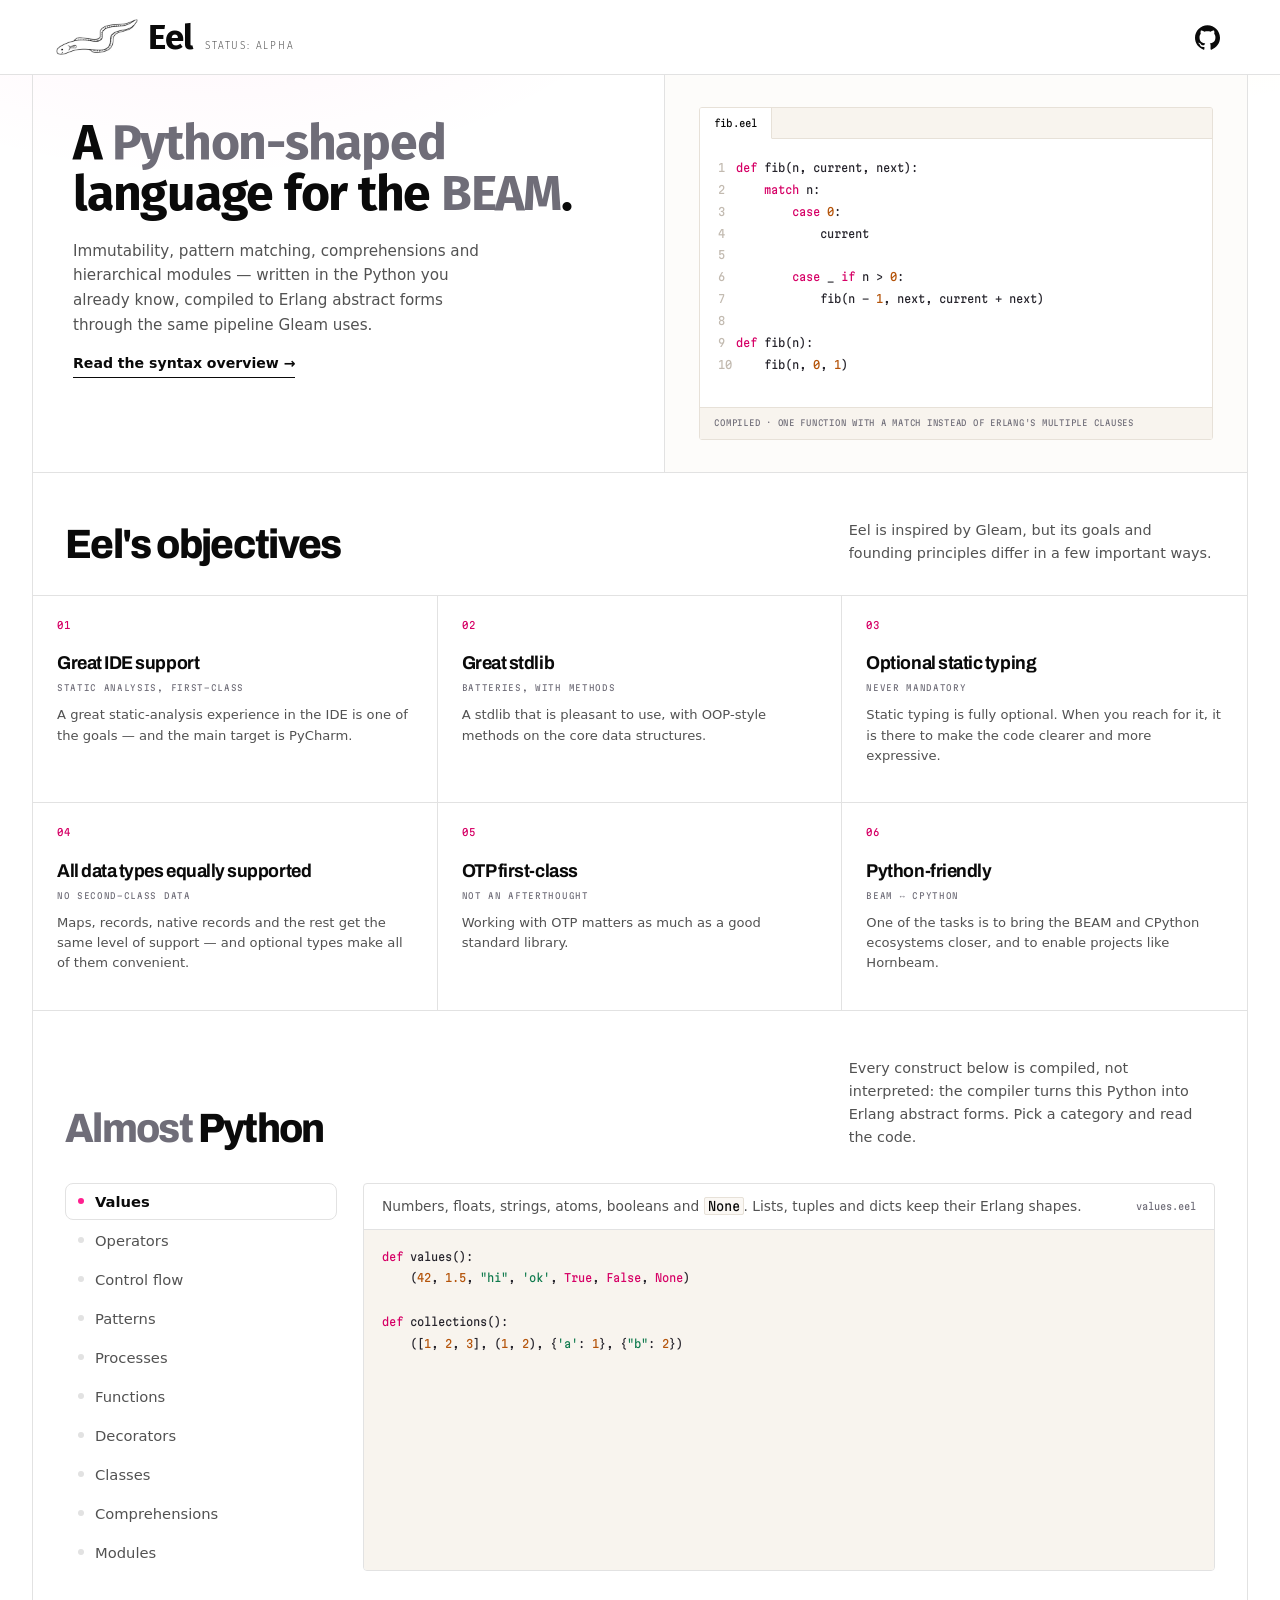
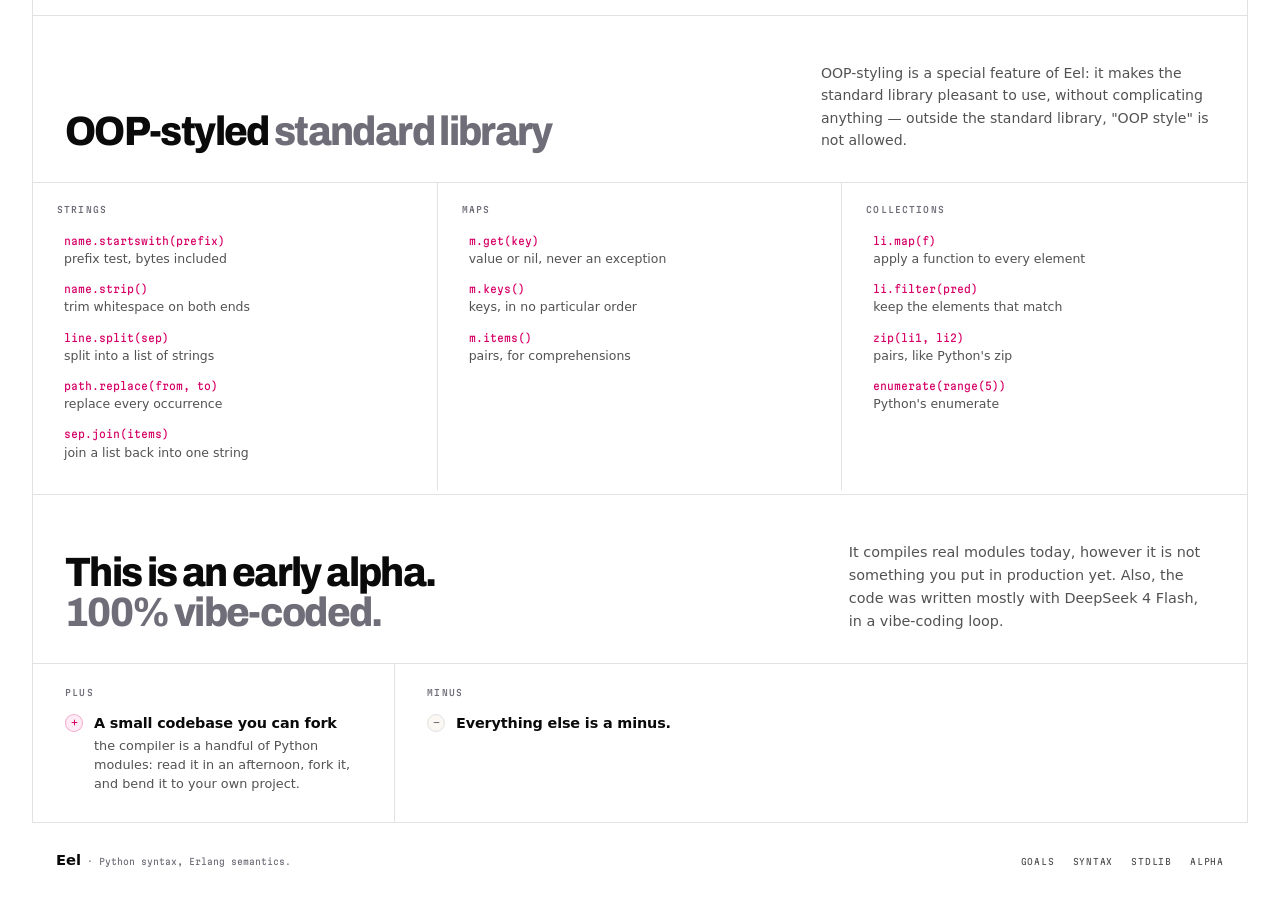
<file: index.html>
<!doctype html>
<html lang="en">
<head>
<meta charset="utf-8">
<meta name="viewport" content="width=device-width, initial-scale=1">
<meta name="color-scheme" content="light">
<meta name="theme-color" content="#ffffff">
<title>Eel — Python&#x27;s syntax, Erlang&#x27;s semantics</title>
<meta name="description" content="Eel compiles .eel files straight to the BEAM: Python&#x27;s syntax with Gleam&#x27;s model — immutable by default, no loops, let it crash.">
<link rel="icon" href="assets/eel.png" type="image/png">
<link rel="stylesheet" href="style.css">
</head>
<body>

<header class="head">
  <div class="inner">
    <a class="logo" href="#top">
      <img class="mark" src="assets/eel.png" alt="" width="98" height="44">
      <span class="brand-text">
        <span class="wordmark">Eel</span>
        <span class="status">Status: Alpha</span>
      </span>
    </a>
    <div class="head-end">
      <a class="gh" href="https://github.com/eel-lang/eelang" aria-label="Eel on GitHub" title="GitHub">
        <svg class="octocat" viewBox="0 0 24 24" aria-hidden="true" focusable="false"><path fill="currentColor" d="M12 .297c-6.63 0-12 5.373-12 12 0 5.303 3.438 9.8 8.205 11.385.6.113.82-.258.82-.577 0-.285-.01-1.04-.015-2.04-3.338.724-4.042-1.61-4.042-1.61C4.422 18.07 3.633 17.7 3.633 17.7c-1.087-.744.084-.729.084-.729 1.205.084 1.838 1.236 1.838 1.236 1.07 1.835 2.809 1.305 3.495.998.108-.776.417-1.305.76-1.605-2.665-.3-5.466-1.332-5.466-5.93 0-1.31.465-2.38 1.235-3.22-.135-.303-.54-1.523.105-3.176 0 0 1.005-.322 3.3 1.23.96-.267 1.98-.399 3-.405 1.02.006 2.04.138 3 .405 2.28-1.552 3.285-1.23 3.285-1.23.645 1.653.24 2.873.12 3.176.765.84 1.23 1.91 1.23 3.22 0 4.61-2.805 5.625-5.475 5.92.42.36.81 1.096.81 2.22 0 1.606-.015 2.896-.015 3.286 0 .315.21.69.825.57C20.565 22.092 24 17.592 24 12.297c0-6.627-5.373-12-12-12"/></svg>
      </a>
    </div>
  </div>
</header>

<div class="frame">
<main id="top">
  <!-- HERO -->
  <section class="hero">
    <div class="hero-left">
      <h1>A <span class="muted">Python-shaped</span> language for the <span class="muted">BEAM</span>.</h1>
      <p class="hero-sub">Immutability, pattern matching, comprehensions and hierarchical modules — written in the Python you already know, compiled to Erlang abstract forms through the same pipeline Gleam uses.</p>

      <a class="after-link" href="#syntax">Read the syntax overview →</a>


    </div>

    <div class="hero-right">
      <div class="viewer" data-tabs>
        <div class="viewer-tabs" role="tablist" aria-label="Eel examples">
          <button class="vtab" id="tab-0" role="tab" aria-selected="true" aria-controls="panel-0" type="button">fib.eel</button>
        </div>
        <div class="viewer-body">
          <div class="viewer-panel" id="panel-0" role="tabpanel" aria-labelledby="tab-0">
<pre><span class="ln" aria-hidden="true">1</span><span class="k">def</span> fib(n, current, next):
<span class="ln" aria-hidden="true">2</span>    <span class="k">match</span> n:
<span class="ln" aria-hidden="true">3</span>        <span class="k">case</span> <span class="n">0</span>:
<span class="ln" aria-hidden="true">4</span>            current
<span class="ln" aria-hidden="true">5</span>
<span class="ln" aria-hidden="true">6</span>        <span class="k">case</span> _ <span class="k">if</span> n &gt; <span class="n">0</span>:
<span class="ln" aria-hidden="true">7</span>            fib(n - <span class="n">1</span>, next, current + next)
<span class="ln" aria-hidden="true">8</span>
<span class="ln" aria-hidden="true">9</span><span class="k">def</span> fib(n):
<span class="ln" aria-hidden="true">10</span>    fib(n, <span class="n">0</span>, <span class="n">1</span>)</pre>
<p class="viewer-caption">compiled · one function with a match instead of Erlang&#x27;s multiple clauses</p>
</div>
        </div>
      </div>
    </div>
  </section>
  <!-- SQUARES -->
  <section id="goals">
    <div class="big-head">
      <h2>Eel&#x27;s objectives</h2>
      <p>Eel is inspired by Gleam, but its goals and founding principles differ in a few important ways.</p>
    </div>

    <div class="squares">
      <article class="square">
        <span class="idx">01</span>
        <h3>Great IDE support</h3>
        <p class="sub">static analysis, first-class</p>
        <p class="desc">A great static-analysis experience in the IDE is one of the goals — and the main target is PyCharm.</p>
      </article>
      <article class="square">
        <span class="idx">02</span>
        <h3>Great stdlib</h3>
        <p class="sub">batteries, with methods</p>
        <p class="desc">A stdlib that is pleasant to use, with OOP-style methods on the core data structures.</p>
      </article>
      <article class="square">
        <span class="idx">03</span>
        <h3>Optional static typing</h3>
        <p class="sub">never mandatory</p>
        <p class="desc">Static typing is fully optional. When you reach for it, it is there to make the code clearer and more expressive.</p>
      </article>
      <article class="square">
        <span class="idx">04</span>
        <h3>All data types equally supported</h3>
        <p class="sub">no second-class data</p>
        <p class="desc">Maps, records, native records and the rest get the same level of support — and optional types make all of them convenient.</p>
      </article>
      <article class="square">
        <span class="idx">05</span>
        <h3>OTP first-class</h3>
        <p class="sub">not an afterthought</p>
        <p class="desc">Working with OTP matters as much as a good standard library.</p>
      </article>
      <article class="square">
        <span class="idx">06</span>
        <h3>Python-friendly</h3>
        <p class="sub">BEAM ↔ CPython</p>
        <p class="desc">One of the tasks is to bring the BEAM and CPython ecosystems closer, and to enable projects like Hornbeam.</p>
      </article>
    </div>
  </section>
  <!-- SYNTAX -->
  <section id="syntax">
    <div class="big-head">
      <h2><span class="muted">Almost</span> Python</h2>
      <p>Every construct below is compiled, not interpreted: the compiler turns this Python into Erlang abstract forms. Pick a category and read the code.</p>
    </div>

    <div class="syntax" data-tabs>
      <div class="api-tabs" role="tablist" aria-label="Syntax examples" aria-orientation="vertical">
        <button class="api-tab" id="tab-values" role="tab" aria-selected="true" aria-controls="syn-values" type="button"><span class="dot" aria-hidden="true"></span>Values</button>
        <button class="api-tab" id="tab-operators" role="tab" aria-selected="false" aria-controls="syn-operators" tabindex="-1" type="button"><span class="dot" aria-hidden="true"></span>Operators</button>
        <button class="api-tab" id="tab-control-flow" role="tab" aria-selected="false" aria-controls="syn-control-flow" tabindex="-1" type="button"><span class="dot" aria-hidden="true"></span>Control flow</button>
        <button class="api-tab" id="tab-patterns" role="tab" aria-selected="false" aria-controls="syn-patterns" tabindex="-1" type="button"><span class="dot" aria-hidden="true"></span>Patterns</button>
        <button class="api-tab" id="tab-processes" role="tab" aria-selected="false" aria-controls="syn-processes" tabindex="-1" type="button"><span class="dot" aria-hidden="true"></span>Processes</button>
        <button class="api-tab" id="tab-functions" role="tab" aria-selected="false" aria-controls="syn-functions" tabindex="-1" type="button"><span class="dot" aria-hidden="true"></span>Functions</button>
        <button class="api-tab" id="tab-decorators" role="tab" aria-selected="false" aria-controls="syn-decorators" tabindex="-1" type="button"><span class="dot" aria-hidden="true"></span>Decorators</button>
        <button class="api-tab" id="tab-classes" role="tab" aria-selected="false" aria-controls="syn-classes" tabindex="-1" type="button"><span class="dot" aria-hidden="true"></span>Classes</button>
        <button class="api-tab" id="tab-comprehensions" role="tab" aria-selected="false" aria-controls="syn-comprehensions" tabindex="-1" type="button"><span class="dot" aria-hidden="true"></span>Comprehensions</button>
        <button class="api-tab" id="tab-modules" role="tab" aria-selected="false" aria-controls="syn-modules" tabindex="-1" type="button"><span class="dot" aria-hidden="true"></span>Modules</button>
      </div>

      <div class="api-panels">
        <div class="api-panel" id="syn-values" role="tabpanel" aria-labelledby="tab-values">
          <div class="api-head">
            <p>Numbers, floats, strings, atoms, booleans and <code>None</code>. Lists, tuples and dicts keep their Erlang shapes.</p>
            <span class="api-file">values.eel</span>
          </div>
<pre><span class="k">def</span> values():
    (<span class="n">42</span>, <span class="n">1.5</span>, <span class="s">&quot;hi&quot;</span>, <span class="s">&#x27;ok&#x27;</span>, <span class="k">True</span>, <span class="k">False</span>, <span class="k">None</span>)

<span class="k">def</span> collections():
    ([<span class="n">1</span>, <span class="n">2</span>, <span class="n">3</span>], (<span class="n">1</span>, <span class="n">2</span>), {<span class="s">&#x27;a&#x27;</span>: <span class="n">1</span>}, {<span class="s">&quot;b&quot;</span>: <span class="n">2</span>})</pre>
        </div>        <div class="api-panel" id="syn-operators" role="tabpanel" aria-labelledby="tab-operators" hidden>
          <div class="api-head">
            <p>Python semantics for <code>//</code>, <code>%</code>, <code>**</code> and <code>==</code>; booleans compile to <code>andalso</code> and <code>orelse</code>.</p>
            <span class="api-file">operators.eel</span>
          </div>
<pre><span class="k">def</span> ops():
    (<span class="n">7</span> // <span class="n">2</span>, -<span class="n">7</span> // <span class="n">2</span>, -<span class="n">7</span> % <span class="n">2</span>, <span class="n">2</span> ** <span class="n">10</span>, <span class="n">1</span> == <span class="n">1.0</span>, <span class="s">&quot;a&quot;</span> &lt; <span class="s">&quot;b&quot;</span>)</pre>
        </div>        <div class="api-panel" id="syn-control-flow" role="tabpanel" aria-labelledby="tab-control-flow" hidden>
          <div class="api-head">
            <p>As the last expression, <code>match</code> and <code>if</code> return their branch value — no target variable needed.</p>
            <span class="api-file">control.eel</span>
          </div>
<pre><span class="k">def</span> branch(n):
    <span class="c"># last expression: the branch value is the result</span>
    <span class="k">match</span> n:
        <span class="k">case</span> <span class="n">1</span> | <span class="n">2</span>:
            <span class="s">&#x27;one or two&#x27;</span>
        <span class="k">case</span> big <span class="k">if</span> big &gt; <span class="n">10</span>:
            <span class="s">&#x27;big&#x27;</span>
        <span class="k">case</span> _:
            <span class="s">&#x27;other&#x27;</span>

<span class="k">def</span> compare(a, b):
    <span class="c"># assigning works too, and reads the same</span>
    <span class="k">if</span> a &lt; b:
        r = <span class="s">&#x27;yes&#x27;</span>
    <span class="k">else</span>:
        r = <span class="s">&#x27;no&#x27;</span>
    r</pre>
        </div>        <div class="api-panel" id="syn-patterns" role="tabpanel" aria-labelledby="tab-patterns" hidden>
          <div class="api-head">
            <p>Destructuring with a star, and list patterns inside <code>match</code>.</p>
            <span class="api-file">patterns.eel</span>
          </div>
<pre><span class="k">def</span> head_tail(xs):
    head, *rest = xs
    (head, rest)

<span class="k">def</span> only_head(xs):
    <span class="k">match</span> xs:
        <span class="k">case</span> [h, *t]:
            r = (h, t)
    r</pre>
        </div>        <div class="api-panel" id="syn-processes" role="tabpanel" aria-labelledby="tab-processes" hidden>
          <div class="api-head">
            <p><code>match receive()</code> blocks for a message; <code>send</code> and recursion make the loop.</p>
            <span class="api-file">processes.eel</span>
          </div>
<pre><span class="k">def</span> worker():
    <span class="k">match</span> receive():
        <span class="k">case</span> (<span class="s">&#x27;ping&#x27;</span>, reply_to):
            send(reply_to, <span class="s">&#x27;pong&#x27;</span>)
            worker()
        <span class="k">case</span> <span class="s">&#x27;stop&#x27;</span>:
            <span class="s">&#x27;stopped&#x27;</span></pre>
        </div>        <div class="api-panel" id="syn-functions" role="tabpanel" aria-labelledby="tab-functions" hidden>
          <div class="api-head">
            <p><code>def</code>, <code>lambda</code> and closures — and arity is part of a function&#x27;s identity.</p>
            <span class="api-file">functions.eel</span>
          </div>
<pre><span class="k">def</span> twice(f, x):
    f(f(x))

<span class="k">def</span> inc(n):
    twice(<span class="k">lambda</span> x: x + <span class="n">1</span>, n)</pre>
        </div>        <div class="api-panel" id="syn-decorators" role="tabpanel" aria-labelledby="tab-decorators" hidden>
          <div class="api-head">
            <p>Applied once, like Python — a chain wraps from the inside out.</p>
            <span class="api-file">decorators.eel</span>
          </div>
<pre><span class="k">def</span> plus1(fn):
    <span class="k">lambda</span> x: fn(x) + <span class="n">1</span>

@plus1
@plus1
<span class="k">def</span> z(x):
    x

<span class="k">def</span> run():
    z(<span class="n">3</span>)</pre>
        </div>        <div class="api-panel" id="syn-classes" role="tabpanel" aria-labelledby="tab-classes" hidden>
          <div class="api-head">
            <p>A class becomes a tagged tuple, and its constructor is inlined.</p>
            <span class="api-file">classes.eel</span>
          </div>
<pre><span class="k">class</span> Point(AtomPrefixed):
    x: int
    y: int

<span class="k">def</span> shift(p, dx):
    <span class="k">match</span> p:
        <span class="k">case</span> Point(x, y):
            q = Point(x + dx, y)
    q</pre>
        </div>        <div class="api-panel" id="syn-comprehensions" role="tabpanel" aria-labelledby="tab-comprehensions" hidden>
          <div class="api-head">
            <p>Nested generators, filters, and dict comprehensions through <code>.items()</code>.</p>
            <span class="api-file">comprehensions.eel</span>
          </div>
<pre><span class="k">def</span> grid():
    [x + y <span class="k">for</span> x <span class="k">in</span> [<span class="n">1</span>, <span class="n">2</span>] <span class="k">for</span> y <span class="k">in</span> [<span class="n">10</span>, <span class="n">20</span>]]

<span class="k">def</span> doubled(m):
    {k: v * <span class="n">2</span> <span class="k">for</span> k, v <span class="k">in</span> m.items()}</pre>
        </div>        <div class="api-panel" id="syn-modules" role="tabpanel" aria-labelledby="tab-modules" hidden>
          <div class="api-head">
            <p>The module is the path; imports are Python imports with Gleam&#x27;s rules.</p>
            <span class="api-file">modules.eel</span>
          </div>
<pre><span class="k">from</span> a.b.c <span class="k">import</span> helper

<span class="k">def</span> call():
    helper()</pre>
        </div>
      </div>
    </div>
  </section>
  <!-- STANDARD LIBRARY -->
  <section class="stdlib" id="stdlib">
    <div class="std-head">
      <h2>OOP-styled <span class="muted">standard library</span></h2>
      <p class="std-note">OOP-styling is a special feature of Eel: it makes the standard library pleasant to use, without complicating anything — outside the standard library, &quot;OOP style&quot; is not allowed.</p>
    </div>

    <div class="std-grid">
      <div class="std-block">
        <h3 class="std-label">Strings</h3>
        <ul>
          <li><code>name.startswith(prefix)</code><span>prefix test, bytes included</span></li>
          <li><code>name.strip()</code><span>trim whitespace on both ends</span></li>
          <li><code>line.split(sep)</code><span>split into a list of strings</span></li>
          <li><code>path.replace(from, to)</code><span>replace every occurrence</span></li>
          <li><code>sep.join(items)</code><span>join a list back into one string</span></li>
        </ul>
      </div>
      <div class="std-block">
        <h3 class="std-label">Maps</h3>
        <ul>
          <li><code>m.get(key)</code><span>value or nil, never an exception</span></li>
          <li><code>m.keys()</code><span>keys, in no particular order</span></li>
          <li><code>m.items()</code><span>pairs, for comprehensions</span></li>
        </ul>
      </div>
      <div class="std-block">
        <h3 class="std-label">Collections</h3>
        <ul>
          <li><code>li.map(f)</code><span>apply a function to every element</span></li>
          <li><code>li.filter(pred)</code><span>keep the elements that match</span></li>
          <li><code>zip(li1, li2)</code><span>pairs, like Python&#x27;s zip</span></li>
          <li><code>enumerate(range(5))</code><span>Python&#x27;s enumerate</span></li>
        </ul>
      </div>
    </div>
  </section>
  <!-- EARLY ALPHA -->
  <section id="alpha">
    <div class="big-head">
      <h2>This is an early alpha.<br><span class="muted">100% vibe-coded.</span></h2>
      <p>It compiles real modules today, however it is not something you put in production yet. Also, the code was written mostly with DeepSeek 4 Flash, in a vibe-coding loop.</p>
    </div>

    <div class="tradeoffs">
      <div class="tradeoff plus">
        <h3 class="tradeoff-label">plus</h3>
        <ul>
          <li>
            <span class="mark" aria-hidden="true">+</span>
            <span><strong>A small codebase you can fork</strong>
              <small>the compiler is a handful of Python modules: read it in an afternoon, fork it, and bend it to your own project.</small></span>
          </li>
        </ul>
      </div>
      <div class="tradeoff minus">
        <h3 class="tradeoff-label">minus</h3>
        <ul>
          <li>
            <span class="mark" aria-hidden="true">−</span>
            <span><strong>Everything else is a minus.</strong></span>
          </li>
        </ul>
      </div>
    </div>
  </section>
</main>
</div>

<footer>
  <div class="inner">
    <p><strong>Eel</strong> · Python syntax, Erlang semantics.</p>
    <nav aria-label="Footer">
      <a href="#goals">Goals</a>
      <a href="#syntax">Syntax</a>
      <a href="#stdlib">Stdlib</a>
      <a href="#alpha">Alpha</a>
    </nav>
  </div>
</footer>

<p id="copy-status" class="sr-only" role="status" aria-live="polite"></p>

<script src="script.js" defer></script>
</body>
</html>
</file>
<file: style.css>
/* squeal — landing page (bun.com design system: hairline frame, Archivo + Martian Mono, hot pink) */

@font-face{
  font-family:'Archivo';
  src:url('assets/fonts/archivo.woff2') format('woff2-variations'),
      url('assets/fonts/archivo.woff2') format('woff2');
  font-weight:100 900; font-stretch:62% 125%; font-style:normal; font-display:swap;
}
@font-face{
  font-family:'Fira Sans';
  src:url('assets/fonts/fira-sans-light.woff2') format('woff2');
  font-weight:300; font-style:normal; font-display:swap;
}
@font-face{
  font-family:'Fira Sans';
  src:url('assets/fonts/fira-sans-bold.woff2') format('woff2');
  font-weight:700; font-style:normal; font-display:swap;
}
@font-face{
  font-family:'Martian Mono';
  src:url('assets/fonts/martian-mono.woff2') format('woff2-variations'),
      url('assets/fonts/martian-mono.woff2') format('woff2');
  font-weight:100 800; font-stretch:75% 112.5%; font-style:normal; font-display:swap;
}

:root{
  --canvas:#ffffff;
  --paper:#fbf8f4;
  --subtle:#f8f4ee;
  --line:#e2e2e2;
  --line-warm:#e7e1d8;
  --ink:#0a0a0a;
  --ink-2:#2b2b35;
  --muted:#525252;
  --faint:#6f6d78;
  --pink:#ff1f8f;
  --pink-strong:#d60066;
  --pink-soft:#ffebf5;
  --sans:ui-sans-serif,system-ui,-apple-system,BlinkMacSystemFont,'Segoe UI',Roboto,Arial,sans-serif;
  --display:'Archivo',var(--sans);
  --mono:'Martian Mono',ui-monospace,SFMono-Regular,Menlo,Consolas,monospace;
  --container:76rem;
}

*{box-sizing:border-box}
html{scroll-behavior:smooth;-webkit-text-size-adjust:100%}
body{
  margin:0;color:var(--ink);font-family:var(--sans);font-size:15px;line-height:1.55;
  background:
    radial-gradient(700px 400px at 16% -4%, rgba(255,31,143,.06), transparent 70%),
    radial-gradient(560px 360px at 90% -6%, rgba(255,214,10,.10), transparent 72%),
    var(--canvas);
  background-repeat:no-repeat;
  -webkit-font-smoothing:antialiased;
}
a{color:inherit;text-decoration:none}
code,pre{font-family:var(--mono);font-stretch:88%;font-variant-ligatures:none}
::selection{background:var(--pink-soft);color:var(--pink-strong)}
.sr-only{position:absolute;width:1px;height:1px;padding:0;margin:-1px;overflow:hidden;
  clip:rect(0 0 0 0);white-space:nowrap;border:0}

/* ---------- header ---------- */
.head{position:sticky;top:0;z-index:30;background:rgba(255,255,255,.94);backdrop-filter:blur(12px);
  border-bottom:1px solid var(--line)}
.head .inner{max-width:var(--container);margin-inline:auto;display:flex;align-items:center;gap:30px;
  height:74px;padding:0 24px}
.logo{display:flex;align-items:center;gap:10px}
.brand-text{display:flex;align-items:baseline;gap:13px}
.status{font-family:'Fira Sans',var(--sans);font-weight:300;font-size:.63rem;letter-spacing:.18em;
  text-transform:uppercase;color:var(--muted);white-space:nowrap}
.logo .mark{width:auto;height:37px;display:block;object-fit:contain}
.logo .wordmark{font-family:'Fira Sans',var(--sans);font-weight:700;font-size:2.175rem;letter-spacing:-.02em;
  line-height:1}
.head-end{margin-left:auto;display:flex;align-items:center;gap:12px}
.gh{display:grid;place-items:center;width:34px;height:34px;color:#0a0a0a;border-radius:3px;
  transition:color .16s,background .16s}
.gh .octocat{width:25px;height:25px;display:block}
.gh:hover{color:var(--pink-strong);background:var(--paper)}

/* ---------- frame ---------- */
.frame{max-width:var(--container);margin-inline:auto;border-inline:1px solid var(--line)}
.frame section{border-bottom:1px solid var(--line);scroll-margin-top:88px}

/* ---------- hero ---------- */
.hero{display:grid;grid-template-columns:1.04fr .96fr}
.hero-left{padding:42px 40px 46px}
.hero-right{border-left:1px solid var(--line);padding:32px 34px;display:flex;flex-direction:column;
  justify-content:center;background:#fdfcfa}
h1{margin:0;font-family:'Fira Sans',var(--sans);font-weight:700;letter-spacing:-.025em;
  font-size:clamp(2.2rem,3.9vw,3.55rem);line-height:1.02}
h1 .muted{color:var(--faint)}
.hero-sub{margin:20px 0 0;max-width:44ch;color:var(--muted);font-size:.95rem;line-height:1.62}
.hero-sub code{background:var(--paper);border:1px solid var(--line-warm);border-radius:2px;padding:0 4px;
  font-size:.86em;color:var(--ink)}
.install-label{font-family:var(--mono);font-stretch:88%;font-size:.58rem;letter-spacing:.11em;
  text-transform:uppercase;color:var(--faint);margin:26px 0 8px}
.slab{background:var(--subtle);border:1px solid var(--line-warm);border-radius:3px;display:flex;
  align-items:center;gap:10px;padding:11px 13px;color:var(--ink-2);font-family:var(--mono);
  font-stretch:88%;font-size:.68rem;overflow-x:auto}
.slab .cash{color:var(--pink-strong);font-weight:700}
.slab .tool{margin-left:auto}
.slab-term{margin-top:12px;background:#fff;font-size:.66rem;color:var(--muted);display:block;
  white-space:pre}
.slab-term .prompt{color:var(--faint)}
.tabs-mini{display:flex;margin-top:10px;border-bottom:1px solid var(--line)}
.tabs-mini span{font-family:var(--mono);font-stretch:88%;font-size:.58rem;letter-spacing:.1em;
  text-transform:uppercase;color:var(--faint);padding:6px 0;margin-right:18px;border-bottom:2px solid transparent}
.tabs-mini span.on{color:var(--ink);border-color:var(--ink)}
.after-link{display:inline-flex;gap:8px;align-items:center;margin-top:16px;font-weight:600;font-size:.88rem;
  border-bottom:1px solid var(--ink);padding-bottom:2px}
.after-link:hover{color:var(--pink-strong);border-color:var(--pink-strong)}

/* ---------- code surfaces ---------- */
.viewer{border:1px solid var(--line-warm);border-radius:3px;overflow:hidden;background:#fff}
.viewer-tabs{display:flex;background:var(--subtle);border-bottom:1px solid var(--line-warm)}
.vtab{appearance:none;font-family:var(--mono);font-stretch:88%;font-size:.62rem;letter-spacing:.01em;
  padding:9px 14px;color:var(--faint);background:none;border:0;border-right:1px solid var(--line-warm);
  border-bottom:1px solid transparent;margin-bottom:-1px;cursor:pointer;transition:.14s;white-space:nowrap}
.vtab:hover{color:var(--ink)}
.vtab[aria-selected="true"],.vtab[aria-current="true"]{color:var(--ink);background:#fff;
  border-color:var(--line-warm);border-bottom-color:#fff}
.viewer-body{min-height:300px;background:#fff;display:flex;flex-direction:column}
.viewer-panel{display:flex;flex-direction:column;flex:1}
.viewer-panel[hidden]{display:none}
.viewer-panel pre{flex:1}
.viewer-caption{margin:auto 0 0;padding:9px 14px;border-top:1px solid var(--line-warm);background:var(--subtle);
  font-family:var(--mono);font-stretch:88%;font-size:.52rem;letter-spacing:.09em;text-transform:uppercase;
  color:var(--faint)}
pre{margin:0;padding:18px 18px;font-size:.7rem;line-height:1.95;overflow-x:auto;color:#26242c;
  background:#fff;scrollbar-width:thin;scrollbar-color:#d9d1c7 transparent;white-space:pre}
pre::-webkit-scrollbar{height:7px}
pre::-webkit-scrollbar-thumb{background:#d9d1c7;border-radius:4px}
.ln{color:#c2bab0;user-select:none;display:inline-block;width:1.6em}
.k{color:#d60066}
.s{color:#0f7a4d}
.a{color:#7b3fe4}
.n{color:#b45309}
.c{color:#6f6d78;font-style:italic}
.fn{color:var(--ink)}
.err{color:#b3261e}
.prompt{color:var(--faint)}
.out{color:#0f7a4d}
.tool{appearance:none;font-family:var(--mono);font-stretch:88%;font-size:.52rem;letter-spacing:.09em;
  text-transform:uppercase;color:var(--faint);background:#fff;border:1px solid var(--line-warm);
  border-radius:3px;padding:3px 7px;cursor:pointer;transition:.14s}
.tool:hover{color:var(--pink-strong);border-color:rgba(214,0,102,.4)}
.tool.copied{color:#0f7a4d;border-color:rgba(15,122,77,.4)}

/* ---------- built on (hero meta) ---------- */
.hero-meta{display:flex;align-items:center;gap:8px 16px;flex-wrap:wrap;margin-top:30px;padding-top:18px;
  border-top:1px solid var(--line)}
.hero-meta .label{font-family:var(--mono);font-stretch:88%;font-size:.55rem;letter-spacing:.12em;
  text-transform:uppercase;color:var(--faint)}
.mark-item{font-family:var(--display);font-weight:700;font-size:.95rem;letter-spacing:-.015em;
  font-stretch:96%;display:flex;align-items:center;gap:6px}
.mark-item span{font-weight:500;font-size:.74rem;color:var(--faint);letter-spacing:0}
.strip-tag{font-family:var(--mono);font-stretch:88%;font-size:.55rem;letter-spacing:.12em;
  text-transform:uppercase;color:var(--faint)}
.hero-meta .inspired{margin-left:auto;display:flex;align-items:baseline;gap:8px}

/* ---------- section headings ---------- */
.big-head{display:grid;grid-template-columns:1.15fr .85fr;gap:40px;align-items:end;padding:46px 32px 30px}
h2{margin:0;font-family:var(--display);font-stretch:93%;font-weight:800;letter-spacing:-.04em;
  font-size:clamp(1.8rem,3.2vw,2.75rem);line-height:.98}
h2 .muted{color:var(--faint)}
.big-head p{margin:0;color:var(--muted);font-size:.9rem;line-height:1.6;max-width:40ch;justify-self:end}

/* ---------- six squares ---------- */
.squares{display:grid;grid-template-columns:repeat(3,1fr);border-top:1px solid var(--line)}
.square{position:relative;padding:22px 24px;display:flex;flex-direction:column;
  border-right:1px solid var(--line);border-bottom:1px solid var(--line);background:var(--canvas);
  transition:background .16s}
.square:nth-child(3n){border-right:0}
.square:nth-last-child(-n+3){border-bottom:0}
.square:hover{background:#fffdfe}
.idx{font-family:var(--mono);font-stretch:88%;font-size:.62rem;letter-spacing:.1em;color:var(--pink-strong)}
.square h3{margin:16px 0 4px;font-family:var(--display);font-weight:700;font-size:1.16rem;letter-spacing:-.025em;
  font-stretch:95%}
.square .sub{margin:0 0 10px;font-family:var(--mono);font-stretch:88%;font-size:.53rem;letter-spacing:.08em;
  text-transform:uppercase;color:var(--faint)}
.square .desc{margin:0 0 14px;color:var(--muted);font-size:.82rem;line-height:1.55}
.square .desc code{background:var(--paper);border:1px solid var(--line-warm);border-radius:2px;padding:0 3px;
  font-size:.88em;color:var(--ink)}
.chip{margin-top:auto;padding:10px 12px;background:var(--subtle);border:1px solid var(--line-warm);
  border-radius:3px;font-size:.58rem;line-height:1.9;color:#26242c;overflow-x:auto;
  scrollbar-width:thin;scrollbar-color:#d9d1c7 transparent}




/* ---------- early alpha: trade-offs ---------- */
.tradeoffs{display:grid;grid-template-columns:minmax(0,.85fr) minmax(0,2fr);border-top:1px solid var(--line)}
.tradeoff{padding:22px 32px 28px}
.tradeoff.plus{border-right:1px solid var(--line)}
.tradeoff-label{margin:0 0 12px;font-family:var(--mono);font-stretch:88%;font-size:.55rem;
  letter-spacing:.14em;text-transform:uppercase;color:var(--faint);font-weight:500}
.tradeoff ul{list-style:none;margin:0;padding:0;display:grid;gap:12px}
.tradeoff li{display:flex;gap:11px;align-items:flex-start}
.tradeoff .mark{flex:none;width:18px;height:18px;border-radius:50%;display:grid;place-items:center;
  font-family:var(--mono);font-size:.62rem;line-height:1;margin-top:2px}
.tradeoff.plus .mark{background:var(--pink-soft);color:var(--pink-strong);border:1px solid rgba(214,0,102,.28)}
.tradeoff.minus .mark{background:var(--paper);color:var(--faint);border:1px solid var(--line)}
.tradeoff strong{display:block;font-size:.9rem;font-weight:600;letter-spacing:-.01em}
.tradeoff small{display:block;margin-top:2px;color:var(--muted);font-size:.8rem;line-height:1.5}

/* ---------- standard library teaser ---------- */
.stdlib{padding:0 0 4px}
.std-head{display:flex;align-items:flex-end;justify-content:space-between;gap:40px;flex-wrap:wrap;
  padding:46px 32px 30px}
.std-head h2{flex:1 1 22rem}
.std-note{flex:1 1 22rem;max-width:44ch;margin:0;color:var(--muted);font-size:.88rem;line-height:1.6}
.std-grid{display:grid;grid-template-columns:repeat(3,1fr);border-top:1px solid var(--line)}
.std-block{padding:20px 24px 22px;border-right:1px solid var(--line);border-bottom:1px solid var(--line)}
.std-block:nth-child(3n){border-right:0}
.std-block:nth-last-child(-n+3){border-bottom:0}
.std-label{margin:0 0 10px;font-family:var(--mono);font-stretch:88%;font-size:.55rem;letter-spacing:.13em;
  text-transform:uppercase;color:var(--faint);font-weight:500}
.std-block ul{list-style:none;margin:0;padding:0;display:grid;gap:1px}
.std-block li{display:flex;flex-direction:column;gap:1px;padding:6px 7px;border-radius:5px}
.std-block li:hover{background:var(--paper)}
.std-block code{font-size:.66rem;color:var(--pink-strong)}
.std-block span{font-size:.78rem;color:var(--muted);line-height:1.45}

/* ---------- syntax overview ---------- */
.syntax{display:grid;grid-template-columns:minmax(0,272px) minmax(0,1fr);gap:26px;
  padding:4px 32px 44px}
.api-tabs{display:flex;flex-direction:column;gap:2px}
.api-tab{display:flex;align-items:center;gap:11px;width:100%;text-align:left;padding:9px 12px;
  border:1px solid transparent;border-radius:8px;background:none;font-family:var(--sans);font-size:.92rem;
  color:var(--muted);cursor:pointer;transition:.14s}
.api-tab .dot{width:6px;height:6px;border-radius:50%;background:var(--line);flex:none;transition:.14s}
.api-tab:hover{color:var(--ink);background:var(--paper)}
.api-tab[aria-selected="true"]{color:var(--ink);background:#fff;border-color:var(--line);font-weight:600}
.api-tab[aria-selected="true"] .dot{background:var(--pink)}
.api-panels{display:flex;flex-direction:column}
.api-panel{border:1px solid var(--line);border-radius:4px;overflow:hidden;background:#fff;
  display:flex;flex-direction:column;flex:1;min-height:300px}
.api-head{display:flex;align-items:center;justify-content:space-between;gap:20px;padding:12px 18px;
  border-bottom:1px solid var(--line)}
.api-head p{margin:0;color:var(--muted);font-size:.86rem;line-height:1.5}
.api-head code{background:var(--paper);border:1px solid var(--line-warm);border-radius:2px;padding:0 3px;
  color:var(--ink);font-size:.92em}
.api-file{font-family:var(--mono);font-stretch:88%;font-size:.6rem;color:var(--faint);white-space:nowrap}
.api-panel[hidden]{display:none}
.api-panel pre{background:var(--subtle);padding:16px 18px;flex:1}

/* ---------- footer ---------- */
footer{padding:26px 0 40px}
footer .inner{max-width:var(--container);margin-inline:auto;padding:0 24px;display:flex;gap:24px;
  justify-content:space-between;flex-wrap:wrap;align-items:baseline}
footer p{margin:0;font-family:var(--mono);font-stretch:88%;font-size:.56rem;color:var(--faint)}
footer p strong{font-family:var(--sans);font-weight:700;font-size:.92rem;letter-spacing:0;color:var(--ink)}
footer nav{display:flex;gap:18px;font-family:var(--mono);font-stretch:88%;font-size:.55rem;
  letter-spacing:.09em;text-transform:uppercase;color:var(--muted)}
footer nav a:hover{color:var(--pink-strong)}

/* ---------- motion ---------- */
[data-reveal]{opacity:0;transform:translateY(12px);transition:opacity .5s ease,transform .5s ease}
[data-reveal].in{opacity:1;transform:none}
:focus-visible{outline:2px solid var(--pink);outline-offset:3px}

@media (prefers-reduced-motion:reduce){
  html{scroll-behavior:auto}
  [data-reveal]{opacity:1;transform:none;transition:none}
}

@media (max-width:980px){
  .hero{grid-template-columns:1fr}
  .hero-right{border-left:0;border-top:1px solid var(--line);padding:24px}
  .hero-left{padding:30px 24px 32px}
  .big-head{grid-template-columns:1fr;align-items:start;padding:32px 24px 22px}
  .big-head p{justify-self:start}
  .squares{grid-template-columns:1fr 1fr}
  .square{border-right:1px solid var(--line)}
  .square:nth-child(3n){border-right:1px solid var(--line)}
  .square:nth-child(2n){border-right:0}
  .square:nth-last-child(-n+3){border-bottom:1px solid var(--line)}
  .square:nth-last-child(-n+2){border-bottom:0}
  .std-head{padding:32px 24px 22px;align-items:flex-start}
  .std-grid{grid-template-columns:1fr}
  .std-block{border-right:0}
  .std-block:last-child{border-bottom:0}
  .tradeoffs{grid-template-columns:1fr}
  .tradeoff.plus{border-right:0;border-bottom:1px solid var(--line)}
  .tradeoff{padding-inline:24px}
  .syntax{grid-template-columns:1fr;padding:4px 24px 32px;gap:14px}
  .api-tabs{flex-direction:row;overflow-x:auto;gap:6px;padding-bottom:4px;scrollbar-width:thin}
  .api-tab{width:auto;white-space:nowrap}
  .api-head{flex-direction:column;align-items:flex-start;gap:5px}
}
@media (max-width:620px){
  footer .inner{flex-direction:column;gap:12px}
  .std-grid{grid-template-columns:1fr}
  .std-block{border-right:0}
  .std-block:nth-child(3n){border-right:0}
  .std-block:nth-last-child(-n+2){border-bottom:1px solid var(--line)}
  .std-block:last-child{border-bottom:0}
  .status{display:none}
  .squares{grid-template-columns:1fr}
  .square{border-right:0}
  .square:nth-child(2n){border-right:0}
  .square:nth-last-child(-n+2){border-bottom:1px solid var(--line)}
  .square:last-child{border-bottom:0}
  .hero-meta{gap:6px 12px;margin-top:24px}
  .mark-item{font-size:.88rem}
}
</file>
